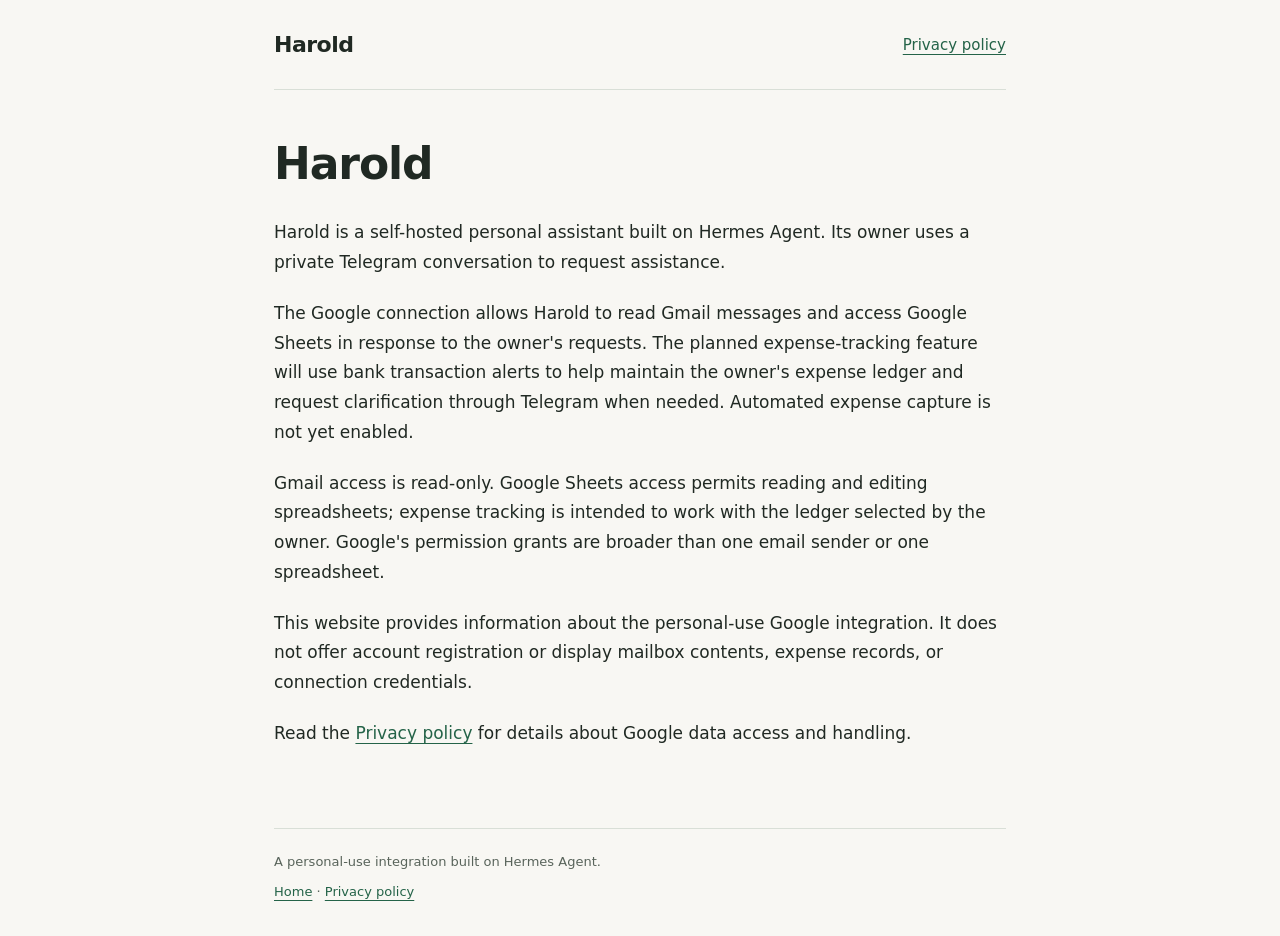
<file: index.html>
<!doctype html>
<html lang="en">
<head>
<meta charset="utf-8">
<meta name="viewport" content="width=device-width,initial-scale=1">
<meta name="description" content="Harold is a self-hosted personal assistant built on Hermes Agent, with Gmail and Google Sheets access for its owner.">
<title>Harold — Personal assistant</title>
<link rel="stylesheet" href="styles.css">
</head>
<body>
<header><nav aria-label="Main navigation"><a class="brand" href="./">Harold</a><a href="privacy.html">Privacy policy</a></nav></header>
<main id="main-content">
<h1>Harold</h1>
<p>Harold is a self-hosted personal assistant built on Hermes Agent. Its owner uses a private Telegram conversation to request assistance.</p>
<p>The Google connection allows Harold to read Gmail messages and access Google Sheets in response to the owner&#x27;s requests. The planned expense-tracking feature will use bank transaction alerts to help maintain the owner&#x27;s expense ledger and request clarification through Telegram when needed. Automated expense capture is not yet enabled.</p>
<p>Gmail access is read-only. Google Sheets access permits reading and editing spreadsheets; expense tracking is intended to work with the ledger selected by the owner. Google&#x27;s permission grants are broader than one email sender or one spreadsheet.</p>
<p>This website provides information about the personal-use Google integration. It does not offer account registration or display mailbox contents, expense records, or connection credentials.</p>
<p>Read the <a href="privacy.html">Privacy policy</a> for details about Google data access and handling.</p>
</main>
<footer><p>A personal-use integration built on Hermes Agent.</p><a href="./">Home</a><span aria-hidden="true"> · </span><a href="privacy.html">Privacy policy</a></footer>
</body>
</html>
</file>
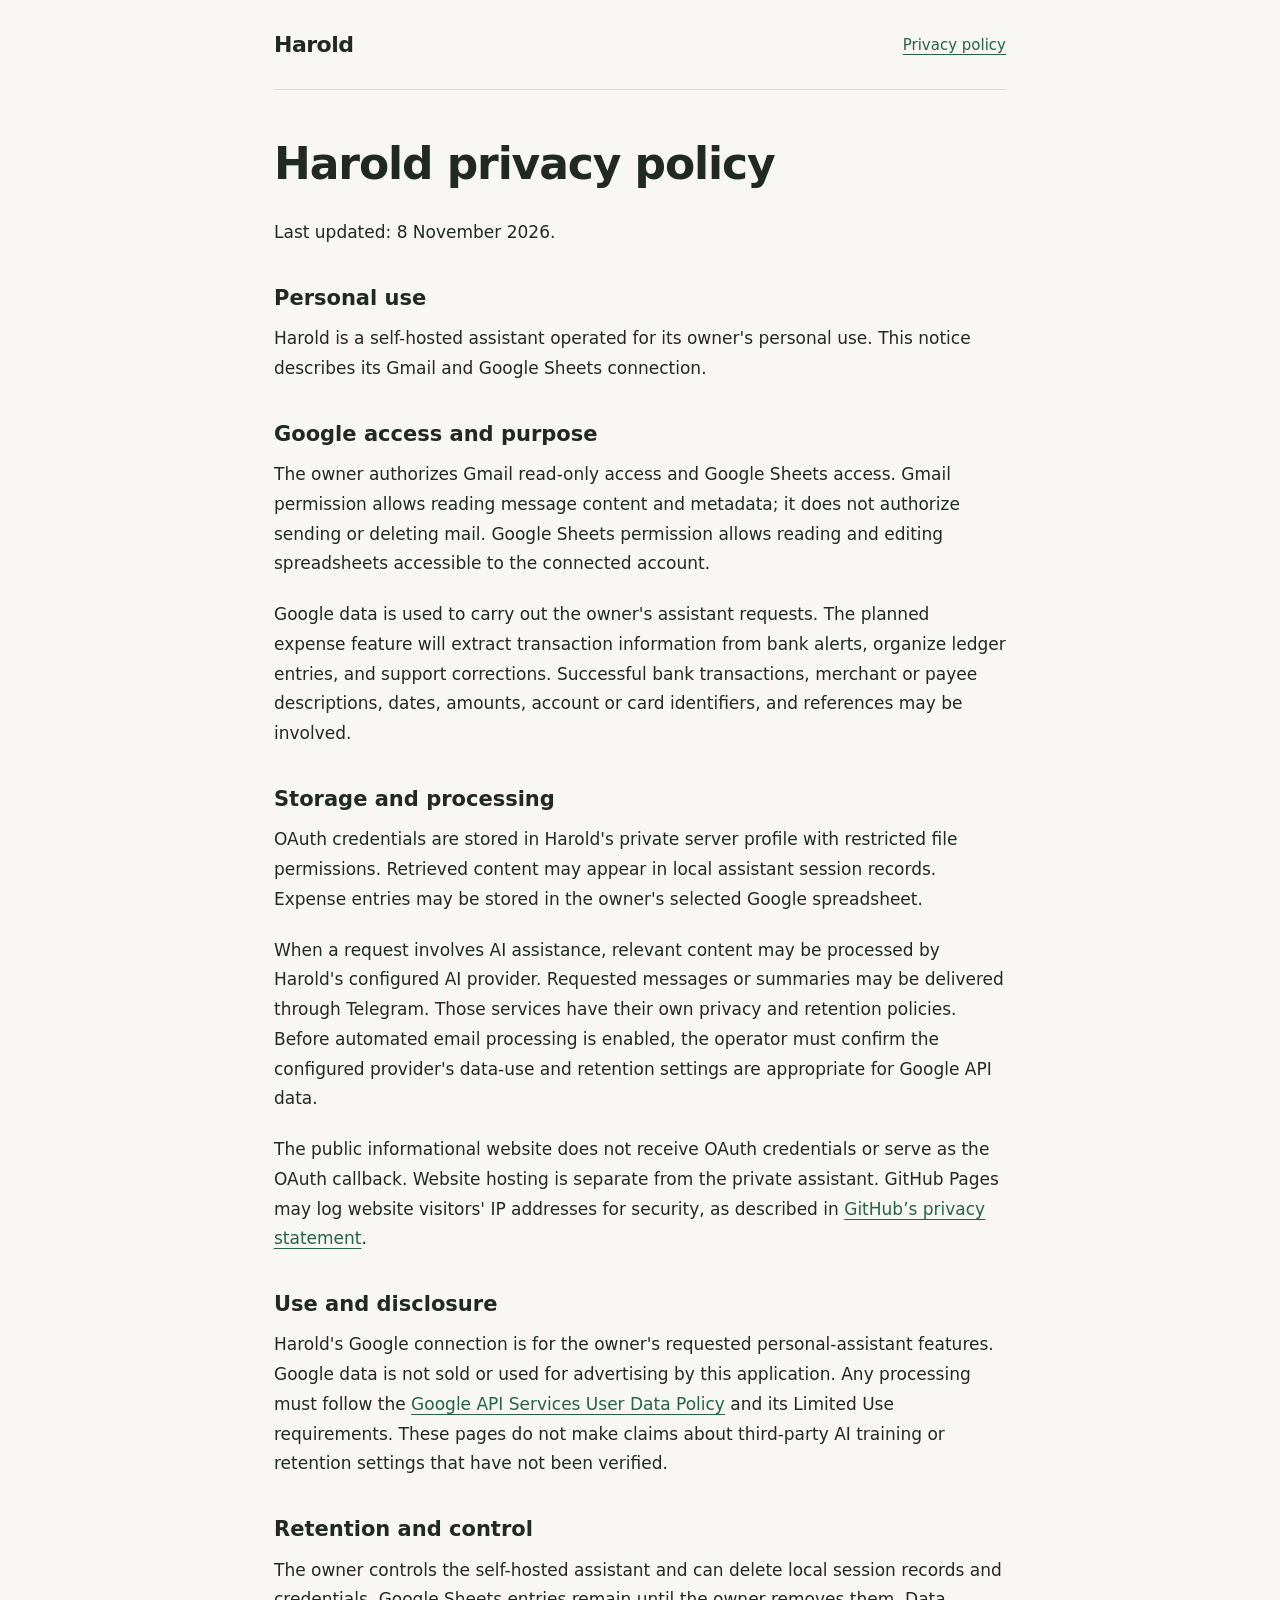
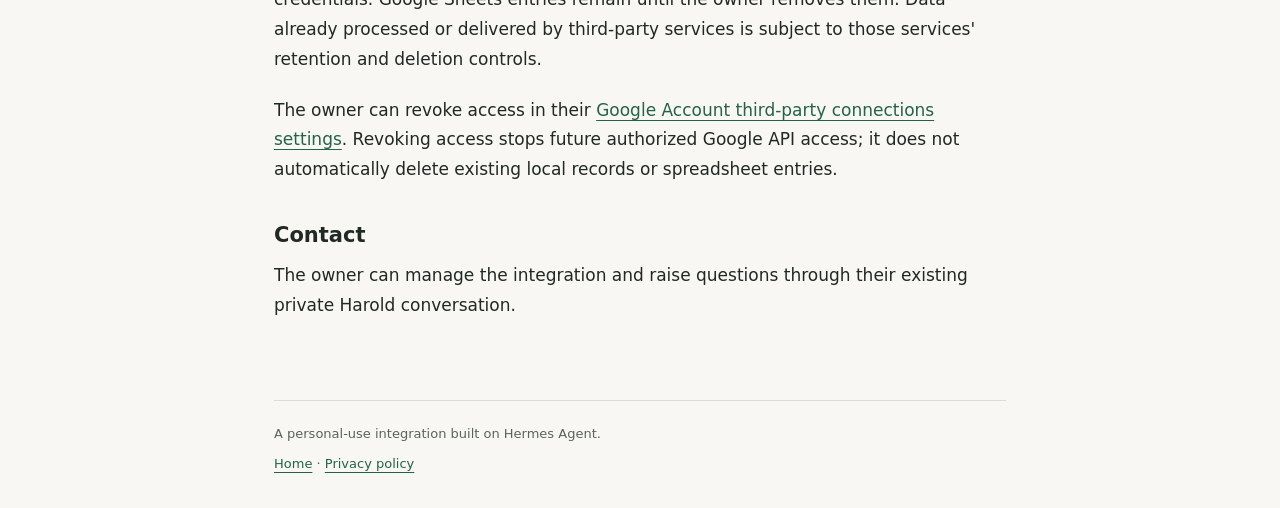
<file: privacy.html>
<!doctype html>
<html lang="en">
<head>
<meta charset="utf-8">
<meta name="viewport" content="width=device-width,initial-scale=1">
<meta name="description" content="How Harold accesses, processes, stores, and uses Google account data.">
<title>Harold — Privacy policy</title>
<link rel="stylesheet" href="styles.css">
</head>
<body>
<header><nav aria-label="Main navigation"><a class="brand" href="./">Harold</a><a href="privacy.html" aria-current="page">Privacy policy</a></nav></header>
<main id="main-content">
<h1>Harold privacy policy</h1>
<p>Last updated: 8 November 2026.</p>
<h2>Personal use</h2>
<p>Harold is a self-hosted assistant operated for its owner&#x27;s personal use. This notice describes its Gmail and Google Sheets connection.</p>
<h2>Google access and purpose</h2>
<p>The owner authorizes Gmail read-only access and Google Sheets access. Gmail permission allows reading message content and metadata; it does not authorize sending or deleting mail. Google Sheets permission allows reading and editing spreadsheets accessible to the connected account.</p>
<p>Google data is used to carry out the owner&#x27;s assistant requests. The planned expense feature will extract transaction information from bank alerts, organize ledger entries, and support corrections. Successful bank transactions, merchant or payee descriptions, dates, amounts, account or card identifiers, and references may be involved.</p>
<h2>Storage and processing</h2>
<p>OAuth credentials are stored in Harold&#x27;s private server profile with restricted file permissions. Retrieved content may appear in local assistant session records. Expense entries may be stored in the owner&#x27;s selected Google spreadsheet.</p>
<p>When a request involves AI assistance, relevant content may be processed by Harold&#x27;s configured AI provider. Requested messages or summaries may be delivered through Telegram. Those services have their own privacy and retention policies. Before automated email processing is enabled, the operator must confirm the configured provider&#x27;s data-use and retention settings are appropriate for Google API data.</p>
<p>The public informational website does not receive OAuth credentials or serve as the OAuth callback. Website hosting is separate from the private assistant. GitHub Pages may log website visitors&#x27; IP addresses for security, as described in <a href="https://docs.github.com/en/site-policy/privacy-policies/github-general-privacy-statement">GitHub’s privacy statement</a>.</p>
<h2>Use and disclosure</h2>
<p>Harold&#x27;s Google connection is for the owner&#x27;s requested personal-assistant features. Google data is not sold or used for advertising by this application. Any processing must follow the <a href="https://developers.google.com/terms/api-services-user-data-policy">Google API Services User Data Policy</a> and its Limited Use requirements. These pages do not make claims about third-party AI training or retention settings that have not been verified.</p>
<h2>Retention and control</h2>
<p>The owner controls the self-hosted assistant and can delete local session records and credentials. Google Sheets entries remain until the owner removes them. Data already processed or delivered by third-party services is subject to those services&#x27; retention and deletion controls.</p>
<p>The owner can revoke access in their <a href="https://myaccount.google.com/connections">Google Account third-party connections settings</a>. Revoking access stops future authorized Google API access; it does not automatically delete existing local records or spreadsheet entries.</p>
<h2>Contact</h2>
<p>The owner can manage the integration and raise questions through their existing private Harold conversation.</p>
</main>
<footer><p>A personal-use integration built on Hermes Agent.</p><a href="./">Home</a><span aria-hidden="true"> · </span><a href="privacy.html">Privacy policy</a></footer>
</body>
</html>
</file>
<file: styles.css>
* { box-sizing: border-box; }
:root { color-scheme: light dark; --bg: #f8f7f3; --text: #202923; --muted: #59645b; --line: #d9dfd7; --link: #246348; }
@media (prefers-color-scheme: dark) { :root { --bg: #141b17; --text: #e6ece6; --muted: #a7b6a9; --line: #344238; --link: #a0d8b5; } }
body { margin: 0; background: var(--bg); color: var(--text); font: 17px/1.75 system-ui, -apple-system, BlinkMacSystemFont, "Segoe UI", sans-serif; }
header, main, footer { max-width: 780px; margin: 0 auto; padding-left: 24px; padding-right: 24px; }
header { padding-top: 26px; }
nav { display: flex; justify-content: space-between; align-items: center; gap: 20px; padding-bottom: 24px; border-bottom: 1px solid var(--line); }
nav a { font-size: 15px; }
.brand { color: var(--text); font-size: 22px; font-weight: 700; letter-spacing: -.5px; text-decoration: none; }
main { padding-top: 48px; padding-bottom: 36px; }
h1 { font-size: clamp(32px, 6vw, 44px); line-height: 1.2; letter-spacing: -1.1px; margin: 0 0 28px; }
h2 { font-size: 21px; line-height: 1.35; margin: 36px 0 12px; }
p { margin: 0 0 21px; }
a { color: var(--link); text-underline-offset: 4px; }
a:hover { text-decoration-thickness: 2px; }
a:focus-visible { outline: 3px solid var(--link); outline-offset: 5px; border-radius: 2px; }
code { font-family: ui-monospace, monospace; font-size: .9em; overflow-wrap: anywhere; }
footer { padding-top: 22px; padding-bottom: 32px; color: var(--muted); font-size: 13px; }
footer p { border-top: 1px solid var(--line); padding-top: 22px; margin-bottom: 8px; }
@media (max-width: 480px) { body { font-size: 16px; } header, main, footer { padding-left: 20px; padding-right: 20px; } main { padding-top: 32px; } }
</file>
